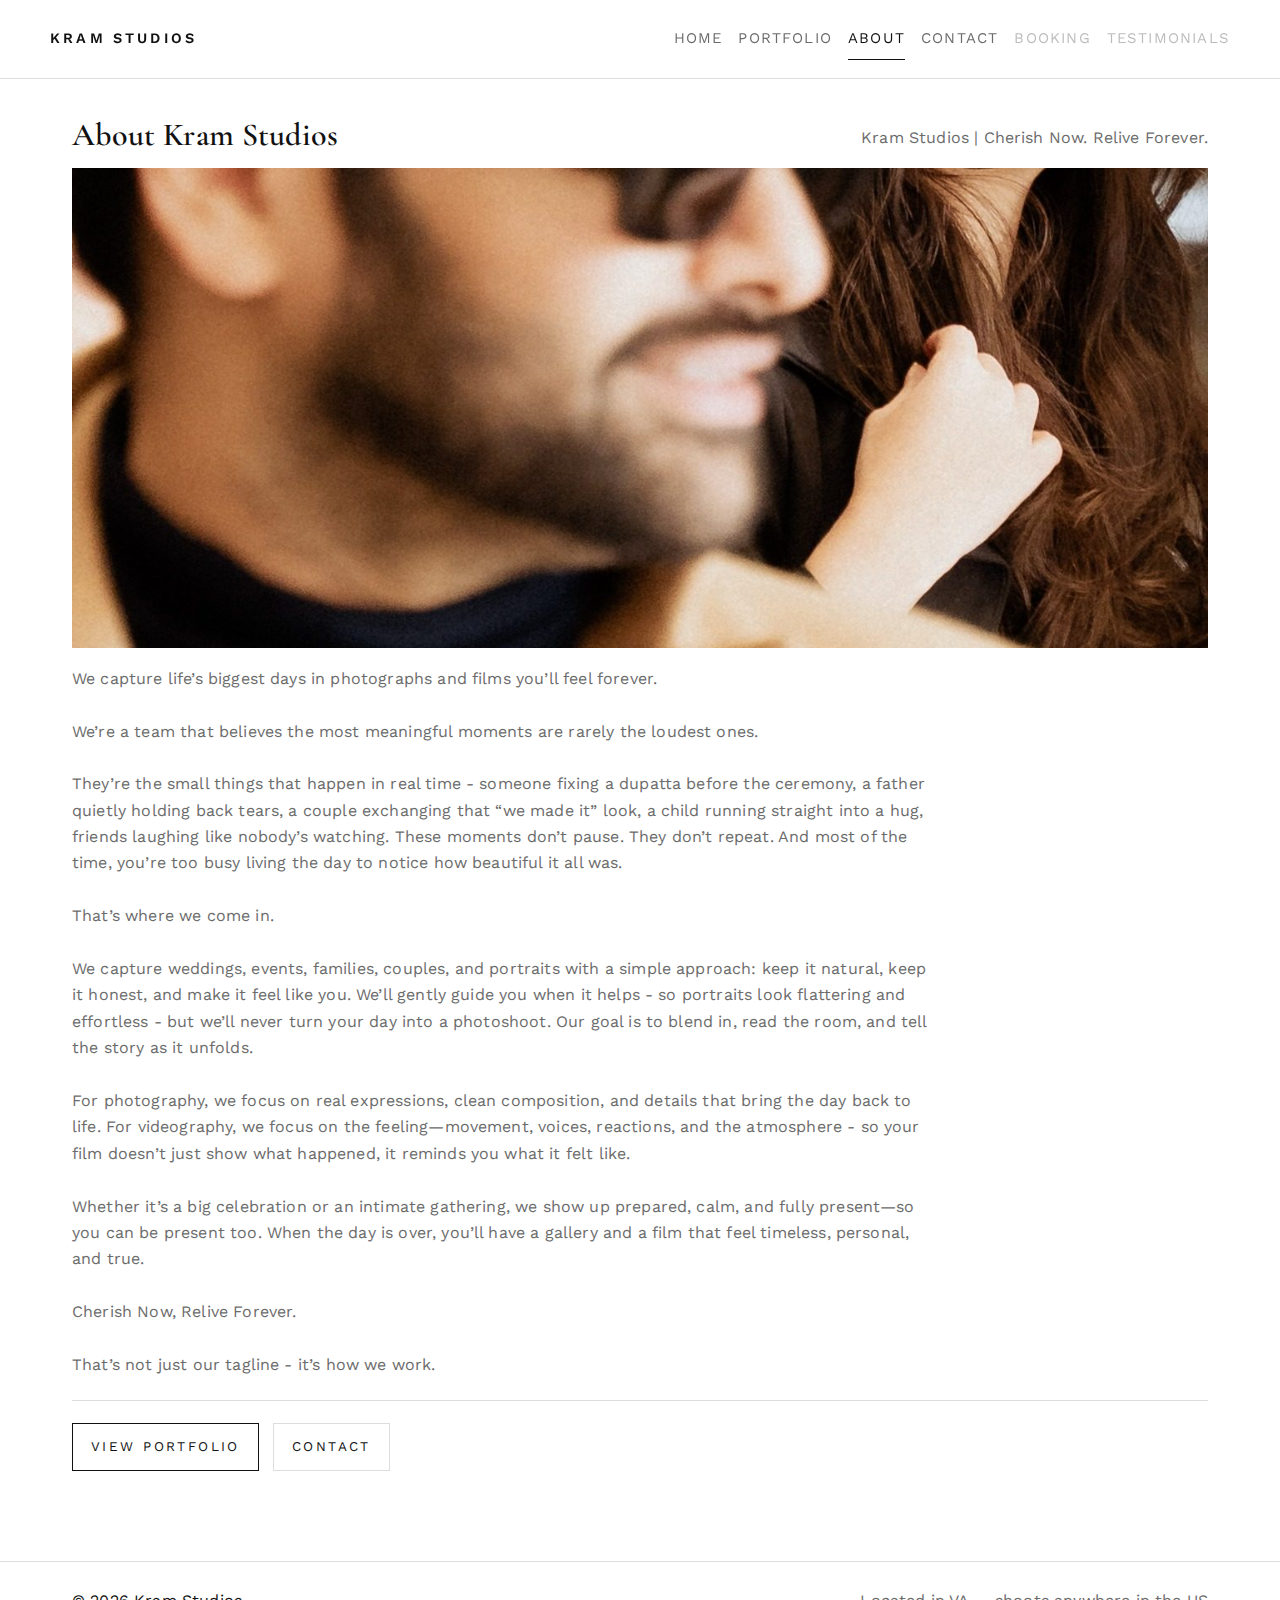
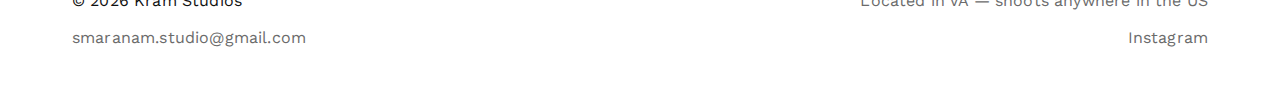
<file: about.html>
<!doctype html>
<html lang="en">
<head>
  <meta charset="utf-8"/>
  <meta name="viewport" content="width=device-width,initial-scale=1"/>
  <title>About | Kram Studios</title>
  <meta name="description" content="About Kram Studios — natural, people-focused photography and films."/>
  
  <link rel="preconnect" href="https://fonts.googleapis.com">
  <link rel="preconnect" href="https://fonts.gstatic.com" crossorigin>
  <link href="https://fonts.googleapis.com/css2?family=Cormorant+Garamond:wght@500;600;700&family=Work+Sans:wght@400;500;600&display=swap" rel="stylesheet">
  <link rel="stylesheet" href="assets/css/styles.css"/>
</head>
<body>
<div class="nav">
  <div class="container nav-inner">
    <a class="brand" href="index.html">Kram Studios</a>
    <div class="menu">
      <a data-nav href="index.html">Home</a>
      <a data-nav href="portfolio.html">Portfolio</a>
      <a data-nav href="about.html">About</a>
      <a data-nav href="contact.html">Contact</a>
      <a class="disabled" href="#" title="Coming soon">Booking</a>
      <a class="disabled" href="#" title="Coming soon">Testimonials</a>
    </div>
  </div>
</div>

<section class="section">
  <div class="container">
    <div class="section-title">
      <h2>About Kram Studios</h2>
      <p class="muted">Kram Studios | Cherish Now. Relive Forever.</p>
    </div>

    <img class="about-hero" src="assets/gallery/full/ram-bhagyashri-va-visit-30.jpg" alt="Kram Studios"/>

    <div class="prose muted" style="white-space:pre-line">We capture life’s biggest days in photographs and films you’ll feel forever.

We’re a team that believes the most meaningful moments are rarely the loudest ones.

They’re the small things that happen in real time - someone fixing a dupatta before the ceremony, a father quietly holding back tears, a couple exchanging that “we made it” look, a child running straight into a hug, friends laughing like nobody’s watching. These moments don’t pause. They don’t repeat. And most of the time, you’re too busy living the day to notice how beautiful it all was.

That’s where we come in.

We capture weddings, events, families, couples, and portraits with a simple approach: keep it natural, keep it honest, and make it feel like you. We’ll gently guide you when it helps - so portraits look flattering and effortless - but we’ll never turn your day into a photoshoot. Our goal is to blend in, read the room, and tell the story as it unfolds.

For photography, we focus on real expressions, clean composition, and details that bring the day back to life. For videography, we focus on the feeling—movement, voices, reactions, and the atmosphere - so your film doesn’t just show what happened, it reminds you what it felt like.

Whether it’s a big celebration or an intimate gathering, we show up prepared, calm, and fully present—so you can be present too. When the day is over, you’ll have a gallery and a film that feel timeless, personal, and true.

Cherish Now, Relive Forever.

That’s not just our tagline - it’s how we work.</div>

    <div class="hr"></div>
    <div class="actions">
      <a class="action-link" href="portfolio.html">View Portfolio</a>
      <a class="action-link secondary" href="contact.html">Contact</a>
    </div>
  </div>
</section>

<div class="footer">
  <div class="container">
    <div class="row">
      <div>© <span id="year"></span> Kram Studios</div>
      <div class="muted">Located in VA — shoots anywhere in the US</div>
    </div>
    <div class="row" style="margin-top:10px">
      <div><a href="mailto:smaranam.studio@gmail.com">smaranam.studio@gmail.com</a></div>
      <div><a href="https://www.instagram.com/kram_studios/" target="_blank" rel="noopener">Instagram</a></div>
    </div>
  </div>
</div>
<script>
  document.getElementById('year').textContent = new Date().getFullYear();
</script>
<script src="assets/js/main.js"></script>
</body>
</html>
</file>
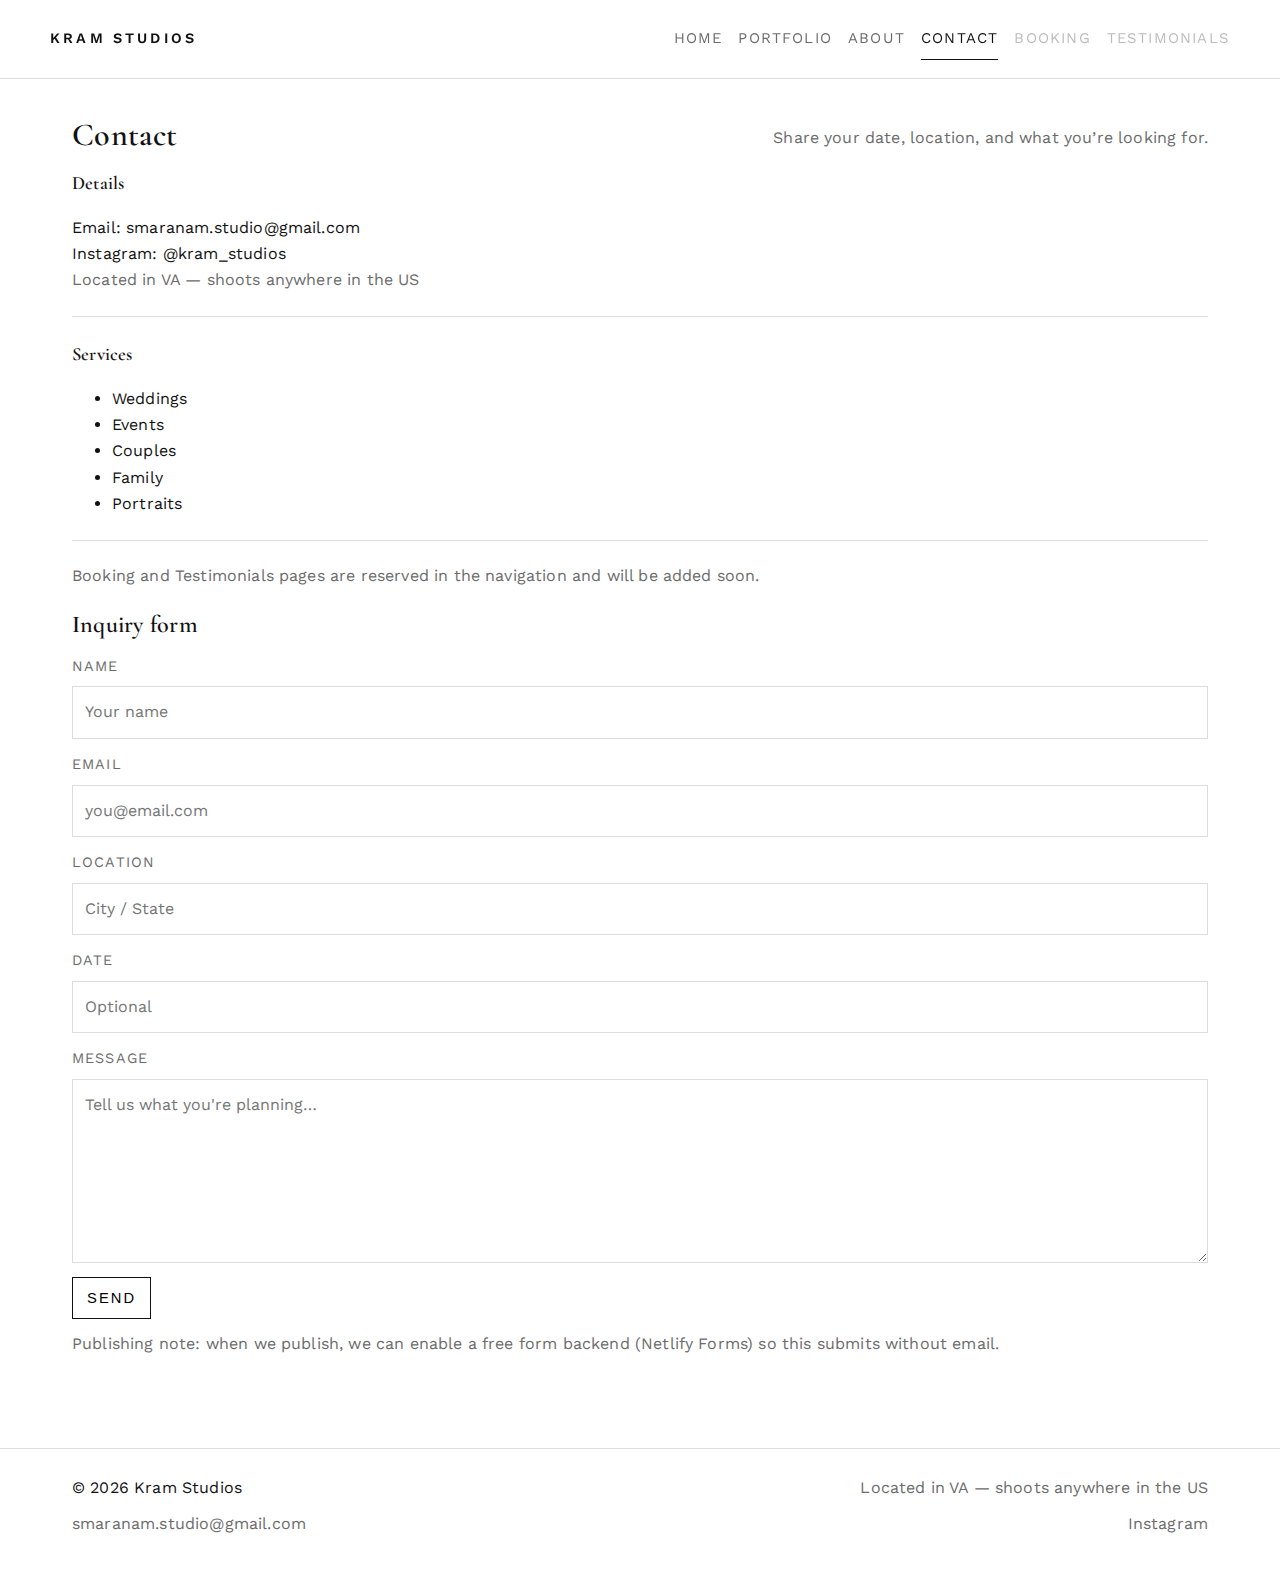
<file: contact.html>
<!doctype html>
<html lang="en">
<head>
  <meta charset="utf-8"/>
  <meta name="viewport" content="width=device-width,initial-scale=1"/>
  <title>Contact | Kram Studios</title>
  <meta name="description" content="Contact Kram Studios for weddings, events, couples, family, portraits."/>
  
  <link rel="preconnect" href="https://fonts.googleapis.com">
  <link rel="preconnect" href="https://fonts.gstatic.com" crossorigin>
  <link href="https://fonts.googleapis.com/css2?family=Cormorant+Garamond:wght@500;600;700&family=Work+Sans:wght@400;500;600&display=swap" rel="stylesheet">
  <link rel="stylesheet" href="assets/css/styles.css"/>
</head>
<body>
<div class="nav">
  <div class="container nav-inner">
    <a class="brand" href="index.html">Kram Studios</a>
    <div class="menu">
      <a data-nav href="index.html">Home</a>
      <a data-nav href="portfolio.html">Portfolio</a>
      <a data-nav href="about.html">About</a>
      <a data-nav href="contact.html">Contact</a>
      <a class="disabled" href="#" title="Coming soon">Booking</a>
      <a class="disabled" href="#" title="Coming soon">Testimonials</a>
    </div>
  </div>
</div>

<section class="section">
  <div class="container">
    <div class="section-title">
      <h2>Contact</h2>
      <p class="muted">Share your date, location, and what you’re looking for.</p>
    </div>

    <div class="two-col">
      <div class="info-block">
        <h3>Details</h3>
        <p>
          Email: <a href="mailto:smaranam.studio@gmail.com">smaranam.studio@gmail.com</a><br/>
          Instagram: <a href="https://www.instagram.com/kram_studios/" target="_blank" rel="noopener">@kram_studios</a><br/>
          <span class="muted">Located in VA — shoots anywhere in the US</span>
        </p>

        <div class="hr"></div>

        <h3>Services</h3>
        <ul class="list-inline" aria-label="Services">
          <li>Weddings</li><li>Events</li><li>Couples</li><li>Family</li><li>Portraits</li>
        </ul>

        <div class="hr"></div>

        <p class="muted">
          Booking and Testimonials pages are reserved in the navigation and will be added soon.
        </p>
      </div>

      <div>
        <h3 style="font-size:1.5rem;margin-bottom:10px">Inquiry form</h3>
        <form id="contactForm">
          <div class="field">
            <label for="name">Name</label>
            <input id="name" required name="name" placeholder="Your name"/>
          </div>
          <div class="field">
            <label for="email">Email</label>
            <input id="email" required type="email" name="email" placeholder="you@email.com"/>
          </div>
          <div class="field">
            <label for="location">Location</label>
            <input id="location" name="location" placeholder="City / State"/>
          </div>
          <div class="field">
            <label for="date">Date</label>
            <input id="date" name="date" placeholder="Optional"/>
          </div>
          <div class="field">
            <label for="message">Message</label>
            <textarea id="message" required name="message" rows="6" placeholder="Tell us what you're planning…"></textarea>
          </div>
          <button type="submit">Send</button>
          <div style="margin-top:12px" class="muted">
            Publishing note: when we publish, we can enable a free form backend (Netlify Forms) so this submits without email.
          </div>
        </form>
      </div>
    </div>
  </div>
</section>

<div class="footer">
  <div class="container">
    <div class="row">
      <div>© <span id="year"></span> Kram Studios</div>
      <div class="muted">Located in VA — shoots anywhere in the US</div>
    </div>
    <div class="row" style="margin-top:10px">
      <div><a href="mailto:smaranam.studio@gmail.com">smaranam.studio@gmail.com</a></div>
      <div><a href="https://www.instagram.com/kram_studios/" target="_blank" rel="noopener">Instagram</a></div>
    </div>
  </div>
</div>
<script>
  document.getElementById('year').textContent = new Date().getFullYear();
</script>
<script>
  const emailTo = "smaranam.studio@gmail.com";
  document.getElementById('contactForm').addEventListener('submit', (e) => {
    e.preventDefault();
    const fd = new FormData(e.target);
    const body = [
      `Name: ${fd.get('name')}`,
      `Email: ${fd.get('email')}`,
      `Location: ${fd.get('location')||''}`,
      `Date: ${fd.get('date')||''}`,
      '',
      (fd.get('message')||'')
    ].join('\n');
    const url = `mailto:${emailTo}?subject=${encodeURIComponent('Kram Studios Inquiry')}&body=${encodeURIComponent(body)}`;
    window.location.href = url;
  });
</script>
<script src="assets/js/main.js"></script>
</body>
</html>
</file>
<file: assets/css/styles.css>
:root{
  --bg:#ffffff;
  --text:#111111;
  --muted:#6b6b6b;
  --line:rgba(17,17,17,.14);
  --max:1180px;
  --gap:22px;
}

*{box-sizing:border-box}
html,body{margin:0;padding:0}
body{
  background:var(--bg);
  color:var(--text);
  font-family: "Work Sans", ui-sans-serif, system-ui, -apple-system, Segoe UI, Roboto, Arial;
  line-height:1.65;
  letter-spacing:.01em;
}

h1,h2,h3{
  font-family: "Cormorant Garamond", ui-serif, Georgia, serif;
  font-weight:600;
  letter-spacing:.01em;
  margin:0;
}

a{color:inherit;text-decoration:none}
a:hover{opacity:.92}

.container{max-width:var(--max);margin:0 auto;padding:0 22px}
.muted{color:var(--muted)}

/* -------------------------
   Top nav
   ------------------------- */
.nav{
  position:sticky;top:0;z-index:50;
  background: rgba(255,255,255,.94);
  backdrop-filter: blur(10px);
  border-bottom: 1px solid var(--line);
}
.nav-inner{
  display:flex;align-items:center;justify-content:space-between;
  padding:18px 0;
}
.brand{
  font-weight:600;
  letter-spacing:.22em;
  text-transform:uppercase;
  font-size:.9rem;
}
.menu{display:flex;gap:16px;align-items:center;flex-wrap:wrap}
.menu a{
  font-size:.93rem;
  letter-spacing:.08em;
  text-transform:uppercase;
  color:var(--muted);
  padding:8px 0;
  border-bottom:1px solid transparent;
}
.menu a.active, .menu a:hover{
  color:var(--text);
  border-bottom-color: var(--text);
}
.menu a.disabled{opacity:.45;pointer-events:none;border-bottom-color:transparent}

/* -------------------------
   Sections / utilities
   ------------------------- */
.section{padding:38px 0}
.section-title{
  display:flex;justify-content:space-between;align-items:flex-end;gap:12px;
  margin-bottom:16px;
  flex-wrap:wrap;
}
.section-title h2{font-size:2.0rem; line-height:1.1}
.section-title p{margin:0;color:var(--muted)}
.hr{height:1px;background:var(--line);margin:22px 0}

/* Common action buttons */
.actions{
  display:flex;
  gap:14px;
  flex-wrap:wrap;
  align-items:center;
}
.action-link{
  display:inline-flex;
  align-items:center;
  justify-content:center;
  padding:12px 18px;
  border:1px solid var(--text);
  letter-spacing:.18em;
  text-transform:uppercase;
  font-size:.84rem;
  transition: opacity .18s ease, transform .18s ease;
}
.action-link:hover{
  opacity:.92;
  transform: translateY(-1px);
}
.action-link.secondary{
  border-color: var(--line);
  color: var(--text);
}

/* -------------------------
   HERO
   ------------------------- */
.home-hero{padding:0;margin:0}

.hero-stage{
  position:relative;
  min-height: calc(100vh - 72px);
  overflow:hidden;
  background:#0b0b0b;
}

.home-hero .hero-carousel,
.home-hero .hero-wheel{
  height: calc(100vh - 72px);
  min-height: 520px;
}
@media (max-width:920px){
  .home-hero .hero-carousel,
  .home-hero .hero-wheel{
    height: calc(100vh - 64px);
    min-height: 420px;
  }
}

.hero-wheel{
  position:relative;
  width:100%;
  margin: 0;
  overflow:hidden;
  background:#000;
}

.hero-card{
  position:absolute;
  inset:0;
  width:100%;
  height:100%;
  transform:none;
  will-change: opacity;
  transition: opacity .28s ease;
  cursor:pointer;
}
.hero-card img{
  width:100%;
  height:100%;
  object-fit: cover;
  object-position:center 35%;
  display:block;
  background:#0b0b0b;
}

/* Subtle vignette (not a box overlay) */
.hero-stage::after{
  content:"";
  position:absolute;
  inset:0;
  pointer-events:none;
  z-index: 6;
  background:
    radial-gradient(1200px 700px at 50% 40%, rgba(0,0,0,.12), rgba(0,0,0,0) 58%),
    linear-gradient(to top, rgba(0,0,0,.42), rgba(0,0,0,0) 60%);
}

/* Centered hero text */
.hero-overlay{
  position:absolute;
  inset:0;
  z-index:10;
  display:flex;
  align-items:center;
  justify-content:center;
  pointer-events:none;
  text-align:center;
}
.hero-overlay .container{width:100%}

.hero-overlay-inner{
  pointer-events:auto;
  max-width: 980px;
  margin: 0 auto;
  padding: 0 22px;
  display:flex;
  flex-direction:column;
  align-items:center;
  gap: 10px;
}

.hero-wordmark{
  font-family:"Cormorant Garamond", ui-serif, Georgia, serif;
  font-weight:700;
  letter-spacing:.22em;
  text-transform:uppercase;
  font-size: clamp(2.8rem, 6vw, 4.6rem);
  line-height:1.05;
  color: rgba(255,255,255,.98);
  text-shadow:
    0 2px 10px rgba(0,0,0,.70),
    0 18px 52px rgba(0,0,0,.55);
}
.hero-tag{
  margin:0;
  letter-spacing:.16em;
  text-transform:uppercase;
  font-size:.82rem;
  color: rgba(255,255,255,.90);
  text-shadow:
    0 2px 10px rgba(0,0,0,.70),
    0 18px 52px rgba(0,0,0,.55);
}
.hero-subline{
  margin:0;
  letter-spacing:.12em;
  text-transform:uppercase;
  font-size:.88rem;
  color: rgba(255,255,255,.80);
  max-width: 80ch;
  text-shadow:
    0 2px 10px rgba(0,0,0,.70),
    0 18px 52px rgba(0,0,0,.55);
}

/* -------------------------
   INTRO band (center + buttons under)
   ------------------------- */
.home-intro{
  padding: 42px 0 18px;
  text-align:center;
}

.intro-wrap{
  display:flex;
  flex-direction:column;
  align-items:center;
  justify-content:center;
  gap: 14px;
}

/* Big tagline */
.intro-title{
  font-family: "Great Vibes", cursive;
  font-weight: 650;
  font-size: clamp(2.0rem, 3.6vw, 3.2rem);
  line-height: 1.05;
  opacity: .92;       /* slightly softer */
  letter-spacing: .08em;
  color: var(--text);
  margin: 0;
}

/* Calligraphy quote Great Vibes*/
.intro-quote{
  font-family: "Cormorant Garamond", ui-serif, Georgia, serif;
  font-size: clamp(1rem, 2vw, 1.8rem);
  font-weight: 400;     /* normal */
  opacity: .92;       
  line-height: 1.25;
  letter-spacing: .01em;
  color: var(--text);
  max-width: 70ch;
  margin: 0 auto;
}

/* Buttons */
.intro-actions{
  display:flex;
  flex-direction:column;
  gap: 12px;
  align-items:center;
  justify-content:center;
  width:100%;
  margin-top: 6px;
}

.intro-actions .action-link{
  min-width: 220px;
}

@media (min-width: 820px){
  .intro-actions{ flex-direction:row; gap: 16px; }
  .intro-actions .action-link{ min-width: 180px; }
}


/* -------------------------
   SHOWCASE (CatchMotion-style filmstrip)
   - Portrait stays portrait, landscape stays landscape
   ------------------------- */
.showcase{
  padding: 34px 0 10px;
}
.showcase-head{
  display:flex;
  justify-content:space-between;
  align-items:flex-end;
  gap: 12px;
  flex-wrap: wrap;
  margin-bottom: 14px;
}
.showcase-head h2{font-size:2.0rem}

/* Full-bleed filmstrip area */
.showcase-carousel{
  position: relative;
  margin-left: calc(50% - 50vw);
  margin-right: calc(50% - 50vw);
}

/* Track */
.showcase-track{
  --showcase-h: 420px;

  display:flex;
  align-items:stretch;
  gap: 16px;

  overflow-x:auto;
  overscroll-behavior-x: contain;
  scroll-snap-type: x mandatory;
  scroll-behavior:smooth;

  padding: 10px clamp(18px, 4vw, 48px) 18px;

  scrollbar-width:none;
  cursor: grab;
}
.showcase-track::-webkit-scrollbar{display:none}
.showcase-track.is-dragging{ cursor: grabbing; }

@media (max-width: 1100px){
  .showcase-track{ --showcase-h: 360px; }
}
@media (max-width: 820px){
  .showcase-track{ --showcase-h: 320px; }
}
@media (max-width: 520px){
  .showcase-track{ --showcase-h: 260px; }
}

/* Tiles: fixed height, natural width */
.showcase-tile{
  flex: 0 0 auto;
  height: var(--showcase-h);
  scroll-snap-align: start;
  display:block;
  line-height:0;
}
.showcase-tile img{
  height: 100%;
  width: auto;
  max-width: min(78vw, calc(var(--showcase-h) * 1.9));
  display:block;
  background:#0b0b0b;
  transition: opacity .25s ease;
}
.showcase-tile:hover img{opacity:.92}

/* Arrows */
.showcase-nav{
  position:absolute;
  top:50%;
  transform: translateY(-50%);
  width: 44px;
  height: 44px;
  border-radius: 999px;
  border: 1px solid rgba(17,17,17,.22);
  background: rgba(255,255,255,.88);
  backdrop-filter: blur(8px);
  cursor:pointer;
  z-index: 5;
  display:flex;
  align-items:center;
  justify-content:center;
  font-size: 22px;
  line-height: 1;
}
.showcase-nav:hover{opacity:.92}
.showcase-nav.prev{ left: 10px; }
.showcase-nav.next{ right: 10px; }

@media (max-width: 640px){
  .showcase-nav{ width:38px; height:38px; font-size:20px; }
  .showcase-nav.prev{ left: 8px; }
  .showcase-nav.next{ right: 8px; }
}

/* Edge fade */
.showcase-carousel::before,
.showcase-carousel::after{
  content:"";
  position:absolute;
  top:0; bottom:0;
  width: 56px;
  pointer-events:none;
  z-index: 4;
}
.showcase-carousel::before{
  left:0;
  background: linear-gradient(to right, rgba(255,255,255,1), rgba(255,255,255,0));
}
.showcase-carousel::after{
  right:0;
  background: linear-gradient(to left, rgba(255,255,255,1), rgba(255,255,255,0));
}

/* -------------------------
   STORY (single column)
   ------------------------- */
.home-story{
  padding: 56px 0 64px;
}

.story-wrap{
  max-width: 86ch;     /* readable line length */
  margin: 0 auto;      /* centered block */
  text-align: left;
}

.story-title{
  font-size: clamp(2.0rem, 3.2vw, 2.8rem);
  line-height: 1.08;
  margin-bottom: 14px;
}

.story-prose p{
  margin: 0 0 14px;
  color: var(--muted);
  font-size: 1.06rem;
  line-height: 1.8;
}

.story-prose p:last-of-type{
  margin-bottom: 18px;
}

.actions{
  display:flex;
  gap: 14px;
  flex-wrap: wrap;
  align-items:center;
}


/* -------------------------
   Portfolio masonry (used on portfolio page)
   ------------------------- */
.masonry-grid{
  column-count: 3;
  column-gap: 14px;
}
@media (max-width: 920px){
  .masonry-grid{ column-count: 2; }
}
@media (max-width: 520px){
  .masonry-grid{ column-count: 1; }
}
.m-item{
  break-inside: avoid;
  -webkit-column-break-inside: avoid;
  margin: 0 0 14px;
  cursor: pointer;
}
.m-item img{
  width: 100%;
  height: auto;
  display: block;
  transition: opacity .25s ease;
}
.m-item:hover img{opacity:.92}

/* About hero (about page) */
.about-hero{
  width:100%;
  height: 480px;
  object-fit: cover;
  display:block;
  margin: 0 0 18px;
}
@media (max-width: 920px){ .about-hero{height:320px} }

.prose{max-width: 86ch;}
.prose p{margin:0 0 14px}
.prose p:last-child{margin-bottom:0}

/* Form (contact page) */
form .field{display:grid;gap:8px;margin-bottom:14px}
label{font-size:.9rem;letter-spacing:.08em;text-transform:uppercase;color:var(--muted)}
input,textarea{
  width:100%;
  padding:12px 12px;
  border:1px solid var(--line);
  border-radius:0;
  background:#fff;
  color:var(--text);
  font: inherit;
}
textarea{resize:vertical}
button{
  appearance:none;
  border:1px solid var(--text);
  background:#fff;
  padding:12px 14px;
  cursor:pointer;
  letter-spacing:.14em;
  text-transform:uppercase;
  font-size:.92rem;
}
button:hover{opacity:.9}

/* Footer */
.footer{
  margin-top:52px;
  border-top:1px solid var(--line);
  padding:26px 0 44px;
}
.footer .row{
  display:flex;
  justify-content:space-between;
  align-items:center;
  gap:12px;
  flex-wrap:wrap;
}
.footer a{color:var(--muted)}
.footer a:hover{color:var(--text)}

/* Lightbox (if you use it elsewhere) */
.lightbox{
  position:fixed;inset:0;display:none;align-items:center;justify-content:center;
  background: rgba(0,0,0,.86);z-index:100;
}
.lightbox.open{display:flex}
.lb-inner{
  width:min(1200px, 95vw);
  height:min(86vh, 820px);
  display:grid;
  grid-template-rows: auto 1fr auto;
  gap:12px;
}
.lb-top{
  display:flex;justify-content:space-between;align-items:center;gap:10px;
  color:rgba(255,255,255,.86);
  font-family: "Work Sans", ui-sans-serif;
  letter-spacing:.08em;
  text-transform:uppercase;
  font-size:.85rem;
}
.lb-panel{
  background: rgba(255,255,255,.98);
  overflow:hidden;
  display:flex;align-items:center;justify-content:center;
}
.lb-panel img{max-width:100%;max-height:100%;display:block}
.lb-controls{display:flex;justify-content:space-between;gap:10px}
.iconbtn{
  width:44px;height:44px;
  border:1px solid rgba(255,255,255,.25);
  background: rgba(255,255,255,.10);
  color:#fff;
  cursor:pointer;
}
.iconbtn:hover{background: rgba(255,255,255,.18)}
</file>
